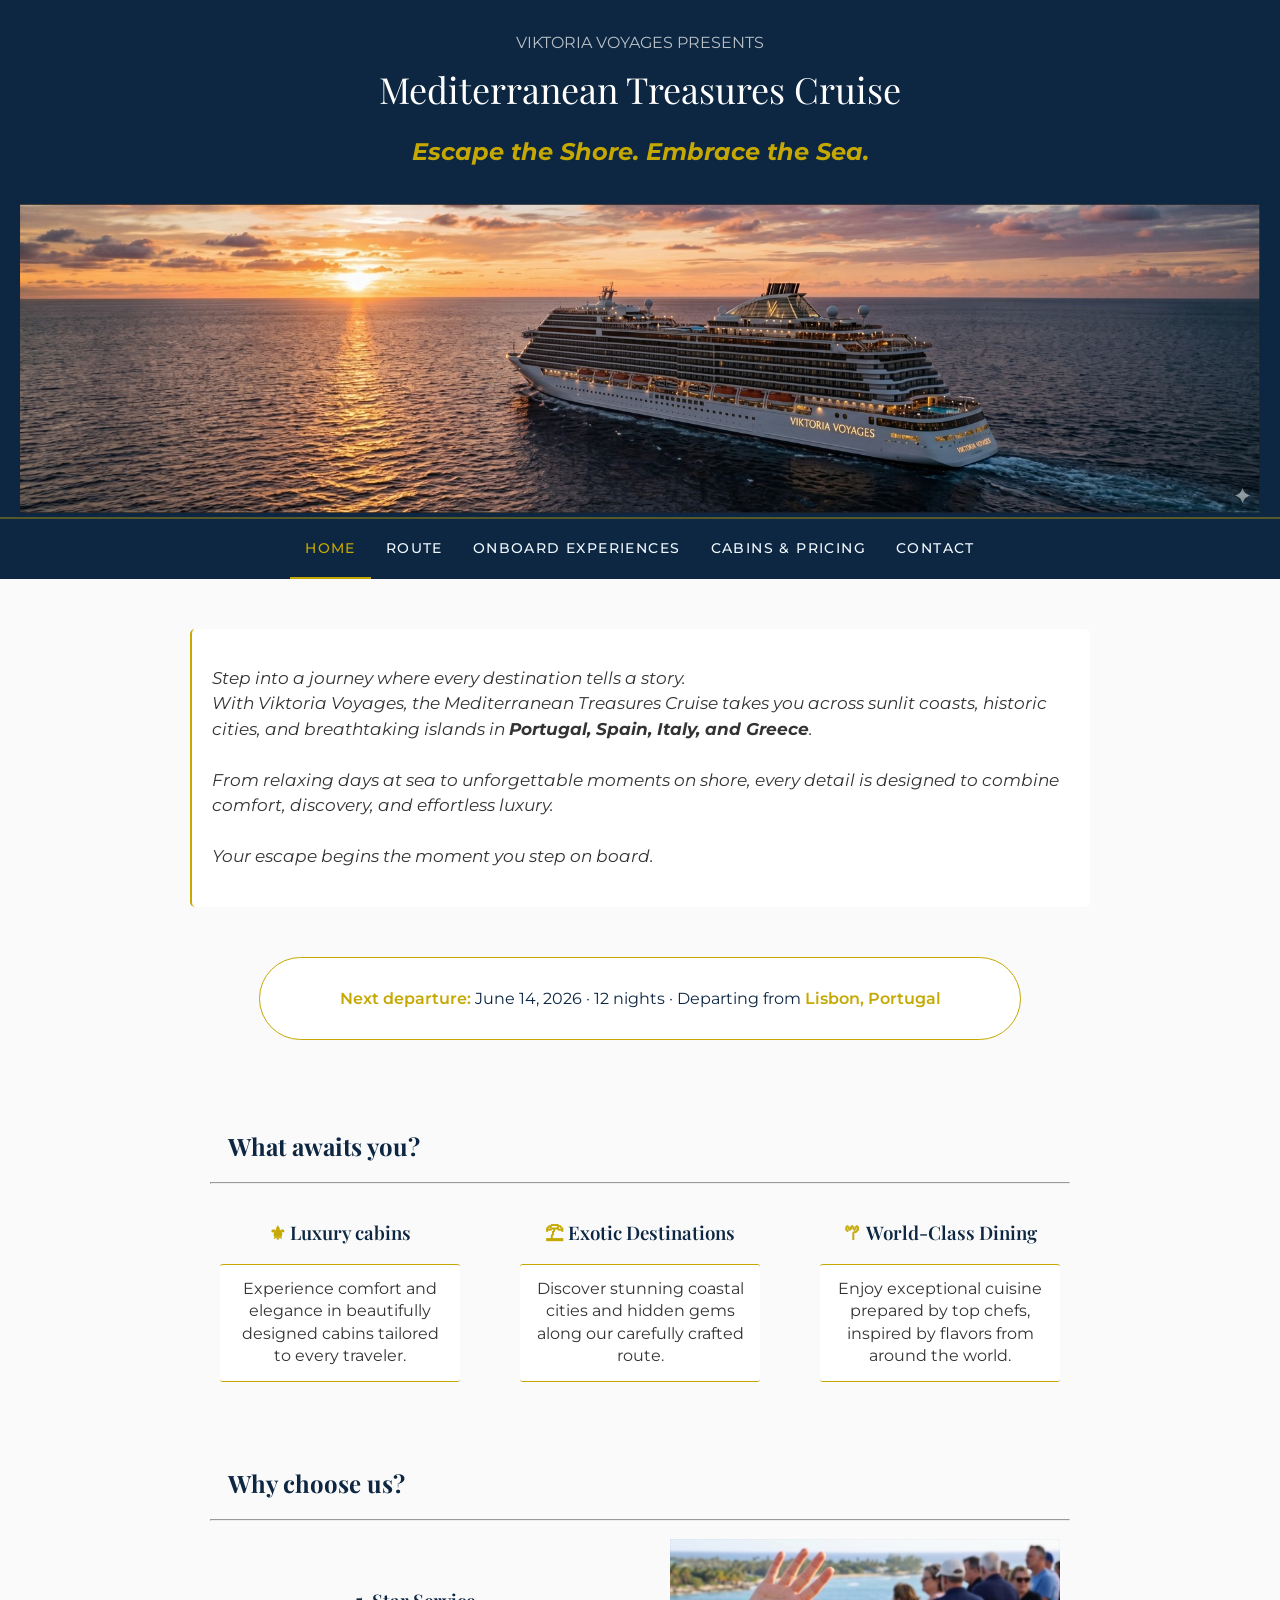
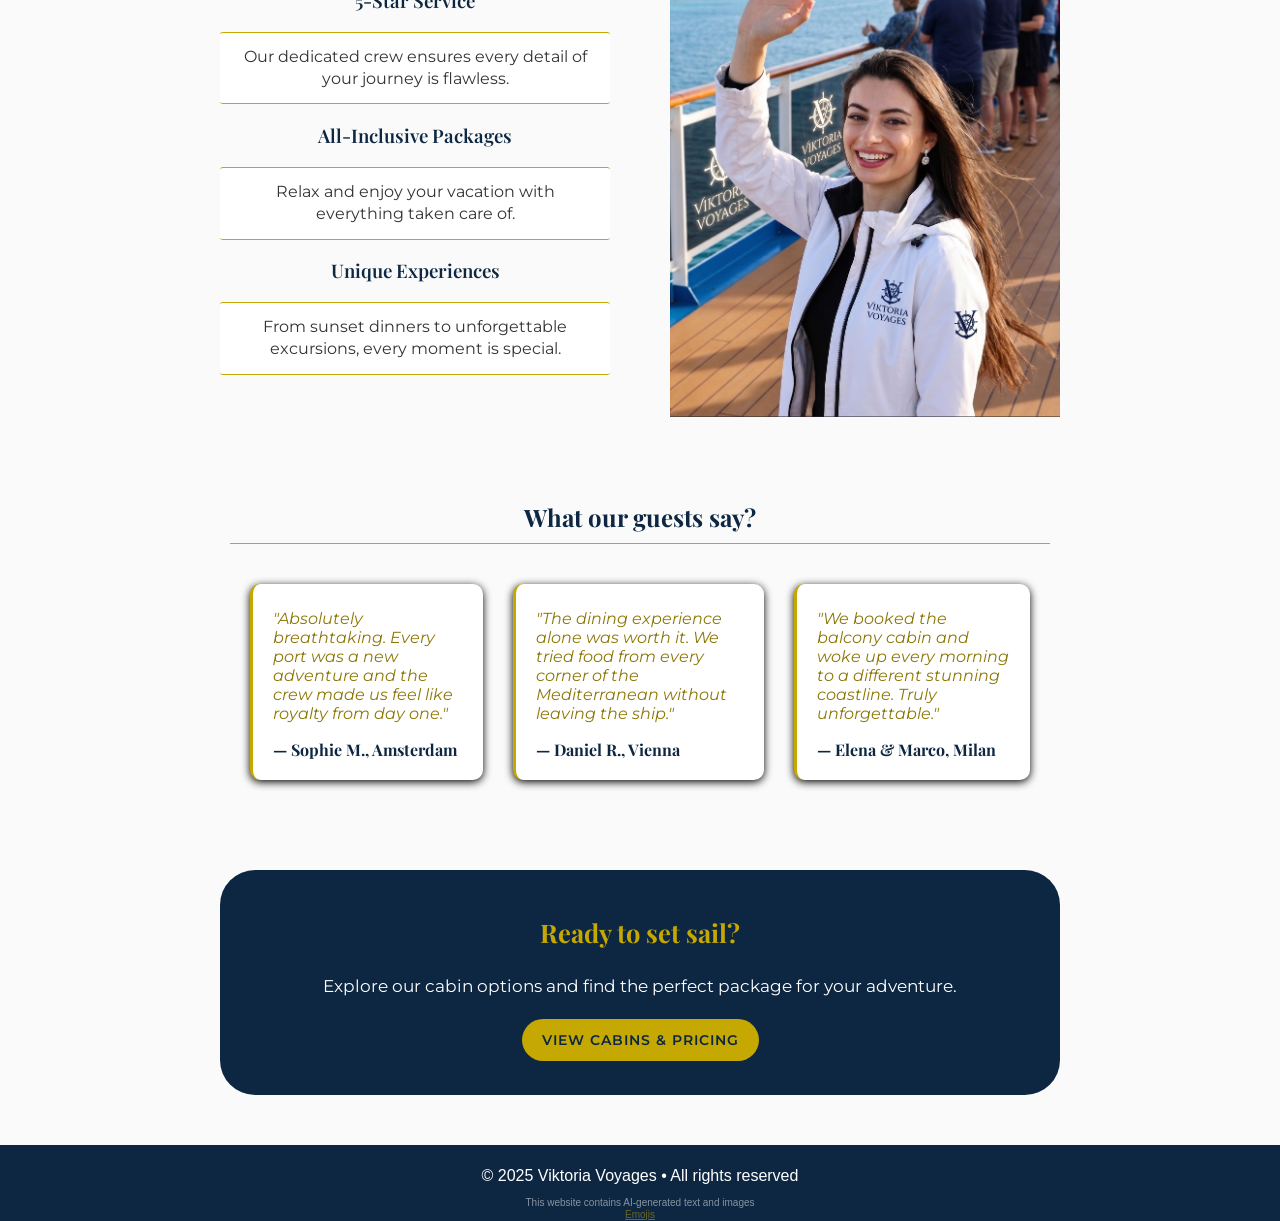
<file: index.html>
<!DOCTYPE html>  
<html lang="en-US">
    <head>
        <title>Homepage - Viktoria Voyages</title>
        <meta charset="UTF-8">
        <meta name="viewport" content="width=device-width, initial-scale=1.0">
        <link rel="stylesheet" href="css/theme.css">
    </head>
    <body>
        
        <header id="home-header">
            
            <h3>Viktoria Voyages presents</h3>
            <h1>Mediterranean Treasures Cruise</h1>
            <h2>Escape the Shore. Embrace the Sea.</h2>
            <img src="media/boat.jpg" alt="Boat banner">
        </header>
        

        <nav>
            <ul>
                <li><a href="index.html" class="active">Home</a></li>
                <li><a href="route.html">Route</a></li>
                <li><a href="experiences.html">Onboard Experiences</a></li>
                <li><a href="pricing.html">Cabins & Pricing</a></li>
                <li><a href="contact.html">Contact</a></li>
            </ul>
        </nav>

        <main>
            <!-- INTRO -->
            <div class="intro">
                <p>Step into a journey where every destination tells a story. <br>
                With Viktoria Voyages, the Mediterranean Treasures Cruise takes you across sunlit coasts, historic cities, and breathtaking islands in 
                <strong>Portugal, Spain, Italy, and Greece</strong>.
                <br><br>
                From relaxing days at sea to unforgettable moments on shore, every detail is designed to combine comfort, discovery, and effortless luxury.
                <br><br>
                Your escape begins the moment you step on board.</p>
            </div>

            <!-- DEPARTURE NOTICE -->
            <div class="departure">
                <p><strong>Next departure:</strong> June 14, 2026  ·  12 nights  ·  Departing from <strong>Lisbon, Portugal</strong></p>
            </div>
            
        
            <div class="section">
                <h2 class="section-title">What awaits you?</h2>
                <hr>
                <div class="section-grid">
                    <div class="section-card">
                        <h3><span aria-hidden="true">⚜</span> Luxury cabins</h3>
                        <p>Experience comfort and elegance in beautifully designed cabins tailored to every traveler.</p>
                    </div>
                    <div class="section-card">
                        <h3><span aria-hidden="true">⛱</span> Exotic Destinations</h3>
                        <p>Discover stunning coastal cities and hidden gems along our carefully crafted route.</p>
                    </div>
                    <div class="section-card"> 
                        <h3><span aria-hidden="true">𐂐</span> World-Class Dining</h3>
                        <p>Enjoy exceptional cuisine prepared by top chefs, inspired by flavors from around the world.</p> 
                    </div>
                </div>
            </div>

            <!-- INFO FLEXBOXES -->
            <div class="section">
                <h2 class="section-title">Why choose us?</h2>
                <hr>
                <div class="section-grid">
                    <div class="section-card">
                        <h3>5-Star Service</h3>
                        <p>Our dedicated crew ensures every detail of your journey is flawless.</p>
                    
                        <h3>All-Inclusive Packages</h3>
                        <p>Relax and enjoy your vacation with everything taken care of.</p>
                    
                         <h3>Unique Experiences</h3>
                        <p>From sunset dinners to unforgettable excursions, every moment is special.</p>
                    </div>
                    <div class="section-card">
                        <img src="media/onboard.jpg" alt="Waving staff on board">
                    </div>
                </div>
            </div>
            

            <!-- TESTIMONIALS -->
            <div class="testimonials">
                <h2>What our guests say?</h2>
                <div class="testimonial-grid">
                    <div class="testimonial-card">
                        <p>"Absolutely breathtaking. Every port was a new adventure and the crew made us feel like royalty from day one."</p>
                        <span class="author">— Sophie M., Amsterdam</span>
                    </div>
                    <div class="testimonial-card">
                        <p>"The dining experience alone was worth it. We tried food from every corner of the Mediterranean without leaving the ship."</p>
                        <span class="author">— Daniel R., Vienna</span>
                    </div>
                    <div class="testimonial-card">
                        <p>"We booked the balcony cabin and woke up every morning to a different stunning coastline. Truly unforgettable."</p>
                        <span class="author">— Elena & Marco, Milan</span>
                    </div>
                </div>
            </div>

            <!-- CALL TO ACTION BANNER -->
            
            <div class="cta">
                <h2>Ready to set sail?</h2>
                <p>Explore our cabin options and find the perfect package for your adventure.</p>
                <a href="pricing.html">View Cabins & Pricing</a>
            </div>
            
        </main>

        <footer>
            <p>&copy; 2025 Viktoria Voyages • All rights reserved</p>
            <div class="sources">
                <p>This website contains AI-generated text and images</p>
                <a href="https://emojidb.org/">Emojis</a>
            </div>
           
        </footer>

    </body>
</html>
</file>
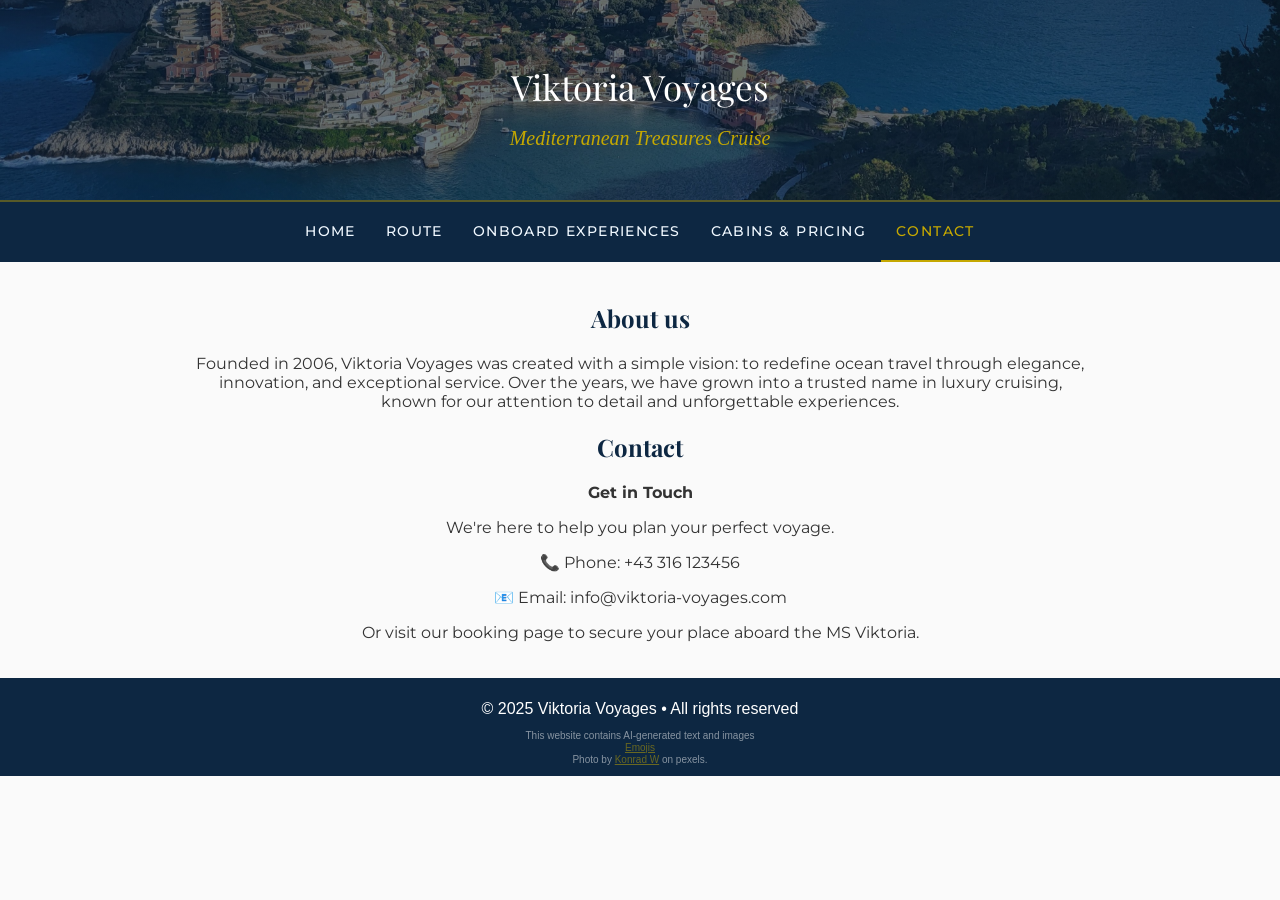
<file: contact.html>
<!DOCTYPE html>  
<html lang="en-US">
    <head>
        <title>Contact - Viktoria Voyages</title>
        <meta charset="UTF-8">
        <meta name="viewport" content="width=device-width, initial-scale=1.0">
        <link rel="stylesheet" href="css/theme.css">
        <style>
            h2{
                text-align: center;
            }
            p {
                font-family: Arial, 'Segoe UI', Tahoma, Geneva, Verdana, sans-serif;
                text-align: center;
            }
        </style>
    </head>

    <body>
        <!-- HEADER -->
        <header class="other-header">
            <h1>Viktoria Voyages</h1>
            <h2>Mediterranean Treasures Cruise</h2>
        </header>

        <!-- NAV -->
        <nav>
            <ul>
                <li><a href="index.html">Home</a></li>
                <li><a href="route.html">Route</a></li>
                <li><a href="experiences.html">Onboard Experiences</a></li>
                <li><a href="pricing.html">Cabins & Pricing</a></li>
                <li><a href="contact.html" class="active">Contact</a></li>
            </ul>
        </nav>

        <main>
            <h2>About us</h2>
            <p style="text-align: center;">Founded in 2006, Viktoria Voyages was created with a simple vision: to redefine ocean travel through elegance, innovation, and exceptional service. Over the years, we have grown into a trusted name in luxury cruising, known for our attention to detail and unforgettable experiences.</p>
            <h2>Contact</h2>
            <div class="contact-info">
                <p><strong>Get in Touch</strong></p>
                <p>We're here to help you plan your perfect voyage.</p>
                <p><span aria-hidden="true">📞</span> Phone: +43 316 123456</p>
                <p><span aria-hidden="true">📧</span> Email: info@viktoria-voyages.com</p>
                <p>Or visit our booking page to secure your place aboard the MS Viktoria.</p>
            </div>  
        </main>


        <footer>
            <p>&copy; 2025 Viktoria Voyages • All rights reserved</p>
            <div class="sources">
                <p>This website contains AI-generated text and images</p>
                <a href="https://emojidb.org/">Emojis</a>
                <p>Photo by <a href="https://www.pexels.com/@konrad-w-2159642389/">Konrad W</a>  on pexels.</p>
                
            </div>
        </footer>

    </body> 
</html>
</file>
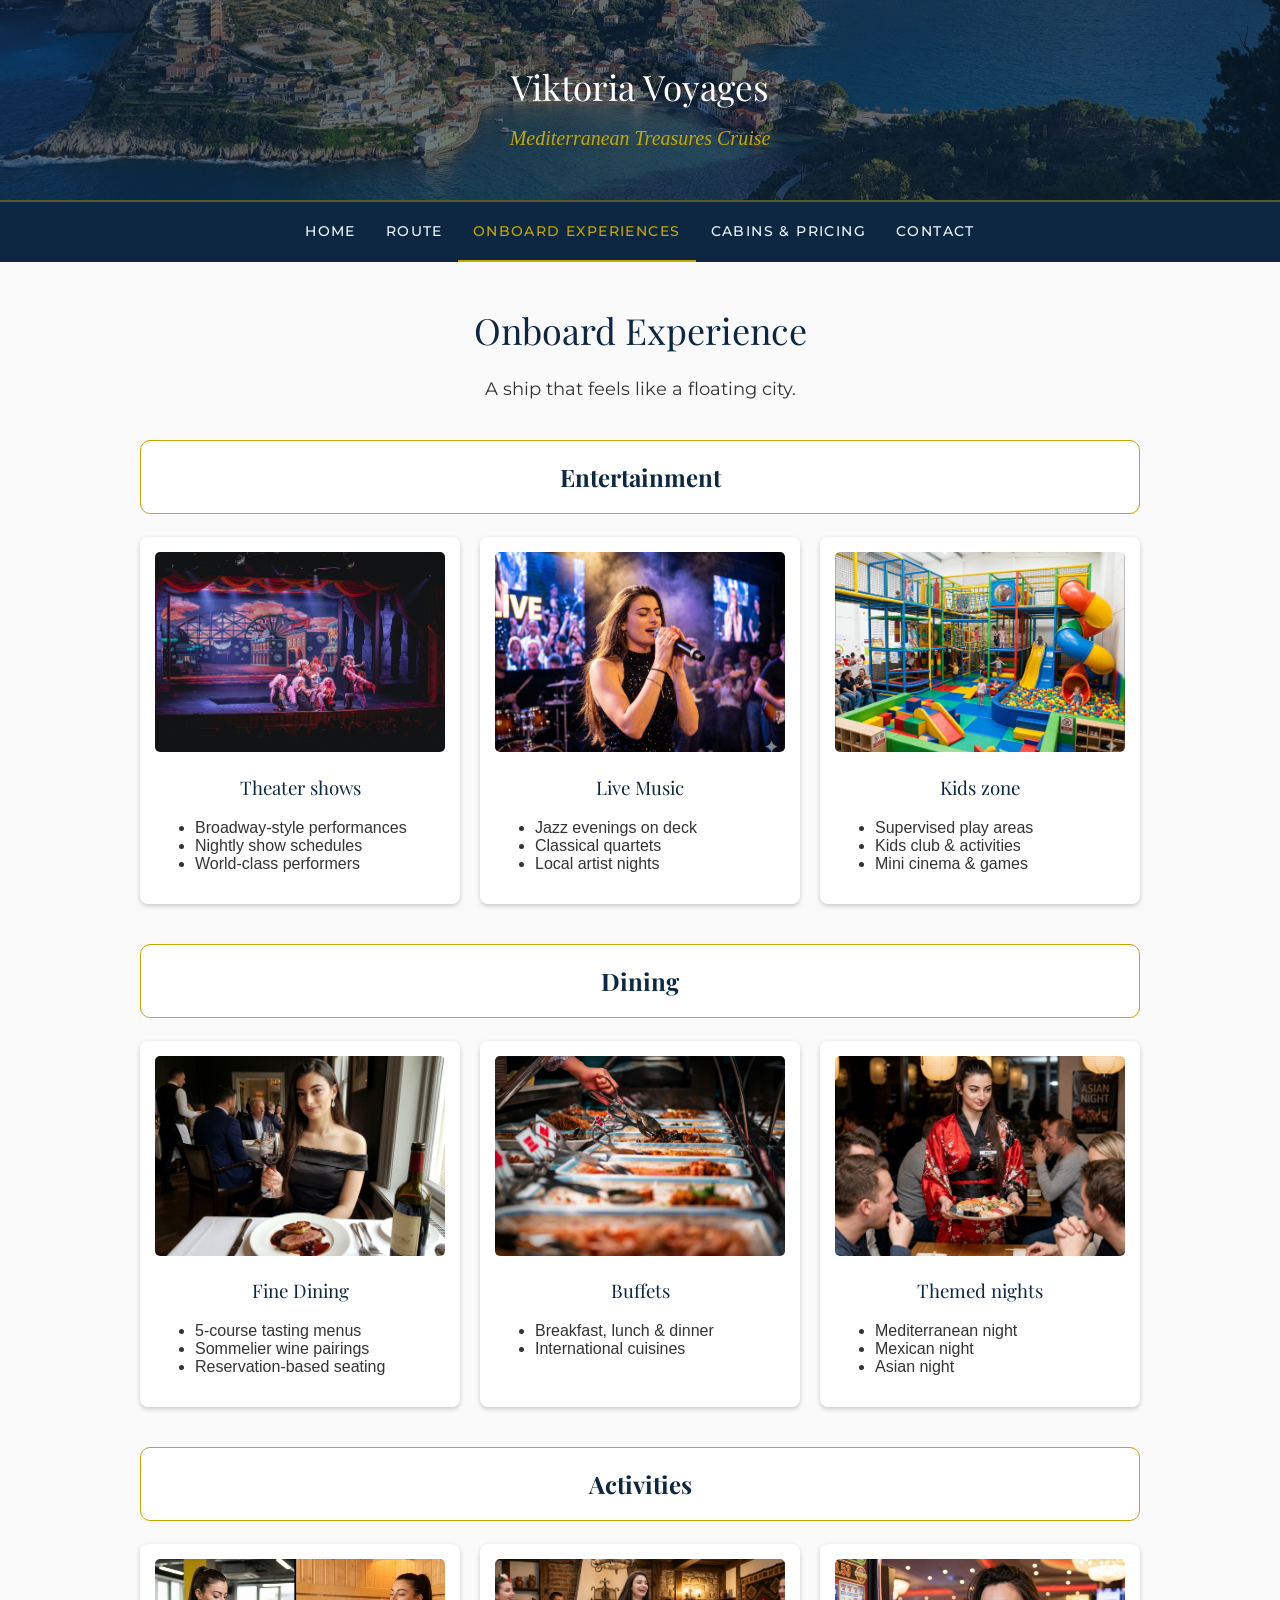
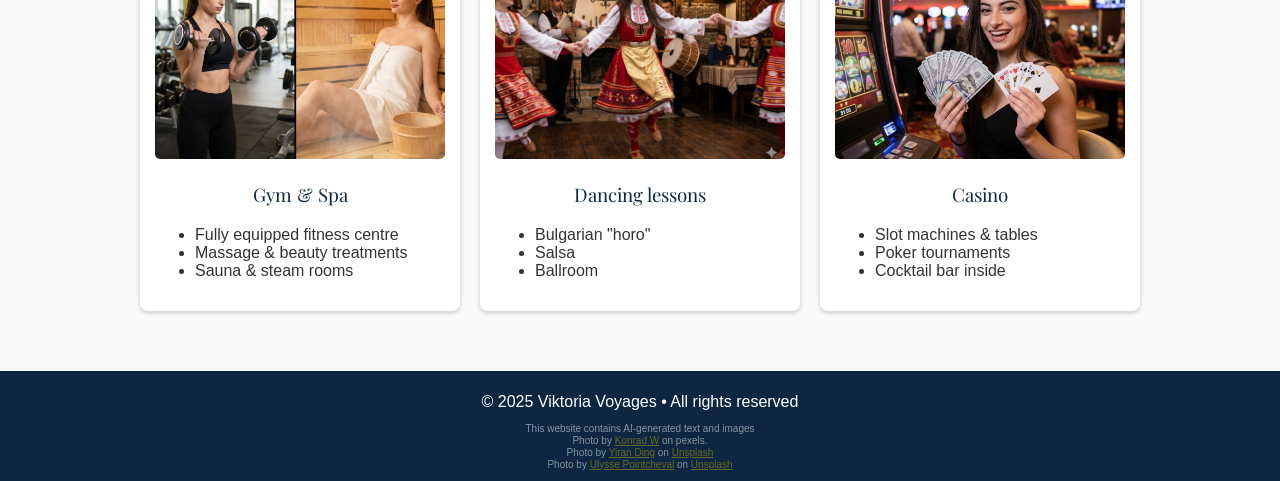
<file: experiences.html>
<!DOCTYPE html>  
<html lang="en-US">
    <head>
        <title>Onboard Experiences - Viktoria Voyages</title>
        <meta charset="UTF-8">
        <meta name="viewport" content="width=device-width, initial-scale=1.0">
        <link rel="stylesheet" href="css/theme.css">
        <style>
            main {
                max-width: 1000px;
                margin: 0 auto;
                padding: 20px;
            }
        </style>
    </head>

    <body>
        <!-- HEADER -->
        <header class="other-header">
            <h1>Viktoria Voyages</h1>
            <h2>Mediterranean Treasures Cruise</h2>
        </header>

        <!-- NAV -->
        <nav>
            <ul>
                <li><a href="index.html">Home</a></li>
                <li><a href="route.html">Route</a></li>
                <li><a href="experiences.html" class="active">Onboard Experiences</a></li>
                <li><a href="pricing.html">Cabins & Pricing</a></li>
                <li><a href="contact.html">Contact</a></li>
            </ul>
        </nav>

        

        <main>

            <!-- INTRO -->

            <div class="general">
                <h1>Onboard Experience</h1>
                <p>A ship that feels like a floating city.</p>
            </div>

            <!--ENTERTAINMENT-->
            <div class="experience-section">
                <h2>Entertainment</h2>
                <div class = "row">
                    <div class="column">
                        <img src="media/theatre.jpg" alt="Theatre stage with actors">
                        <h3>Theater shows</h3>
                        <ul>
                            <li>Broadway-style performances</li>
                            <li>Nightly show schedules</li>
                            <li>World-class performers</li>
                        </ul>
                    </div>
                    <div class="column">
                        <img src="media/singer.jpg" alt="Singer">
                        <h3>Live Music</h3>
                        <ul>
                            <li>Jazz evenings on deck</li>
                            <li>Classical quartets</li>
                            <li>Local artist nights</li>
                        </ul>
                    </div>
                    <div class="column">
                        <img src="media/playground.jpg" alt="Indoor playground">
                        <h3>Kids zone</h3>
                        <ul>
                            <li>Supervised play areas</li>
                            <li>Kids club & activities</li>
                            <li>Mini cinema & games</li>
                        </ul>
                    </div>
                </div>
            </div>

            <!--DINING-->
            <div class="experience-section">
                <h2>Dining</h2>
                <div class="row">
                    <div class="column">
                        <img src="media/finedining.jpeg" alt="Fine Dining">
                        <h3>Fine Dining</h3>
                        <ul>
                            <li>5-course tasting menus</li>
                            <li>Sommelier wine pairings</li>
                            <li>Reservation-based seating</li>
                        </ul>
                    </div>
                    <div class="column">
                        <img src="media/buffet.jpg" alt="Buffet">
                        <h3>Buffets</h3>
                        <ul>
                            <li>Breakfast, lunch & dinner</li>
                            <li>International cuisines</li>
                        </ul>
                    </div>
                    <div class="column">
                        <img src="media/asian.jpeg" alt="Themed asian night">
                        <h3>Themed nights</h3>
                        <ul>
                            <li>Mediterranean night</li>
                            <li>Mexican night</li>
                            <li>Asian night</li>
                        </ul>
                    </div>
                </div>
            </div>

            <!-- ACTIVITIES -->
             <div class="experience-section"><h2>Activities</h2>
                <div class="row">
                    <div class="column">
                        <img src="media/gymandsauna.jpeg" alt="Gym and Sauna">
                        <h3>Gym & Spa</h3>
                        <ul>
                            <li>Fully equipped fitness centre</li>
                            <li>Massage & beauty treatments</li>
                            <li>Sauna & steam rooms</li>
                        </ul>
                    </div>
                    <div class="column">
                        <img src="media/horo.jpg" alt="Bulgarian Horo Dance">
                        <h3>Dancing lessons</h3>
                        <ul>
                            <li>Bulgarian "horo"</li>
                            <li>Salsa</li>
                            <li>Ballroom</li>
                        </ul>
                    </div>
                    <div class="column">
                        <img src="media/casino.jpeg" alt="Casino">
                        <h3>Casino</h3>
                        <ul>
                            <li>Slot machines & tables</li>
                            <li>Poker tournaments</li>
                            <li>Cocktail bar inside</li>
                        </ul>
                    </div>
                </div>
                
            </div>
             
        </main>


        <footer>
            <p>&copy; 2025 Viktoria Voyages • All rights reserved</p>
            <div class="sources">
                <p>This website contains AI-generated text and images</p>
                <p>Photo by <a href="https://www.pexels.com/@konrad-w-2159642389/">Konrad W</a>  on pexels.</p>
                <p>Photo by <a href="https://unsplash.com/@yiranding?utm_source=unsplash&utm_medium=referral&utm_content=creditCopyText">Yiran Ding</a> on <a href="https://unsplash.com/photos/crowd-of-people-watching-a-stage-performance-in-the-theater-TmvSImvV7vA?utm_source=unsplash&utm_medium=referral&utm_content=creditCopyText">Unsplash</a></p>
                <p>Photo by <a href="https://unsplash.com/@ulysse_pcl?utm_source=unsplash&utm_medium=referral&utm_content=creditCopyText">Ulysse Pointcheval</a> on <a href="https://unsplash.com/photos/person-holding-stainless-steel-fork-a-8LxEvb4kU?utm_source=unsplash&utm_medium=referral&utm_content=creditCopyText">Unsplash</a></p>
            </div>
        </footer>

    </body> 
</html>
</file>
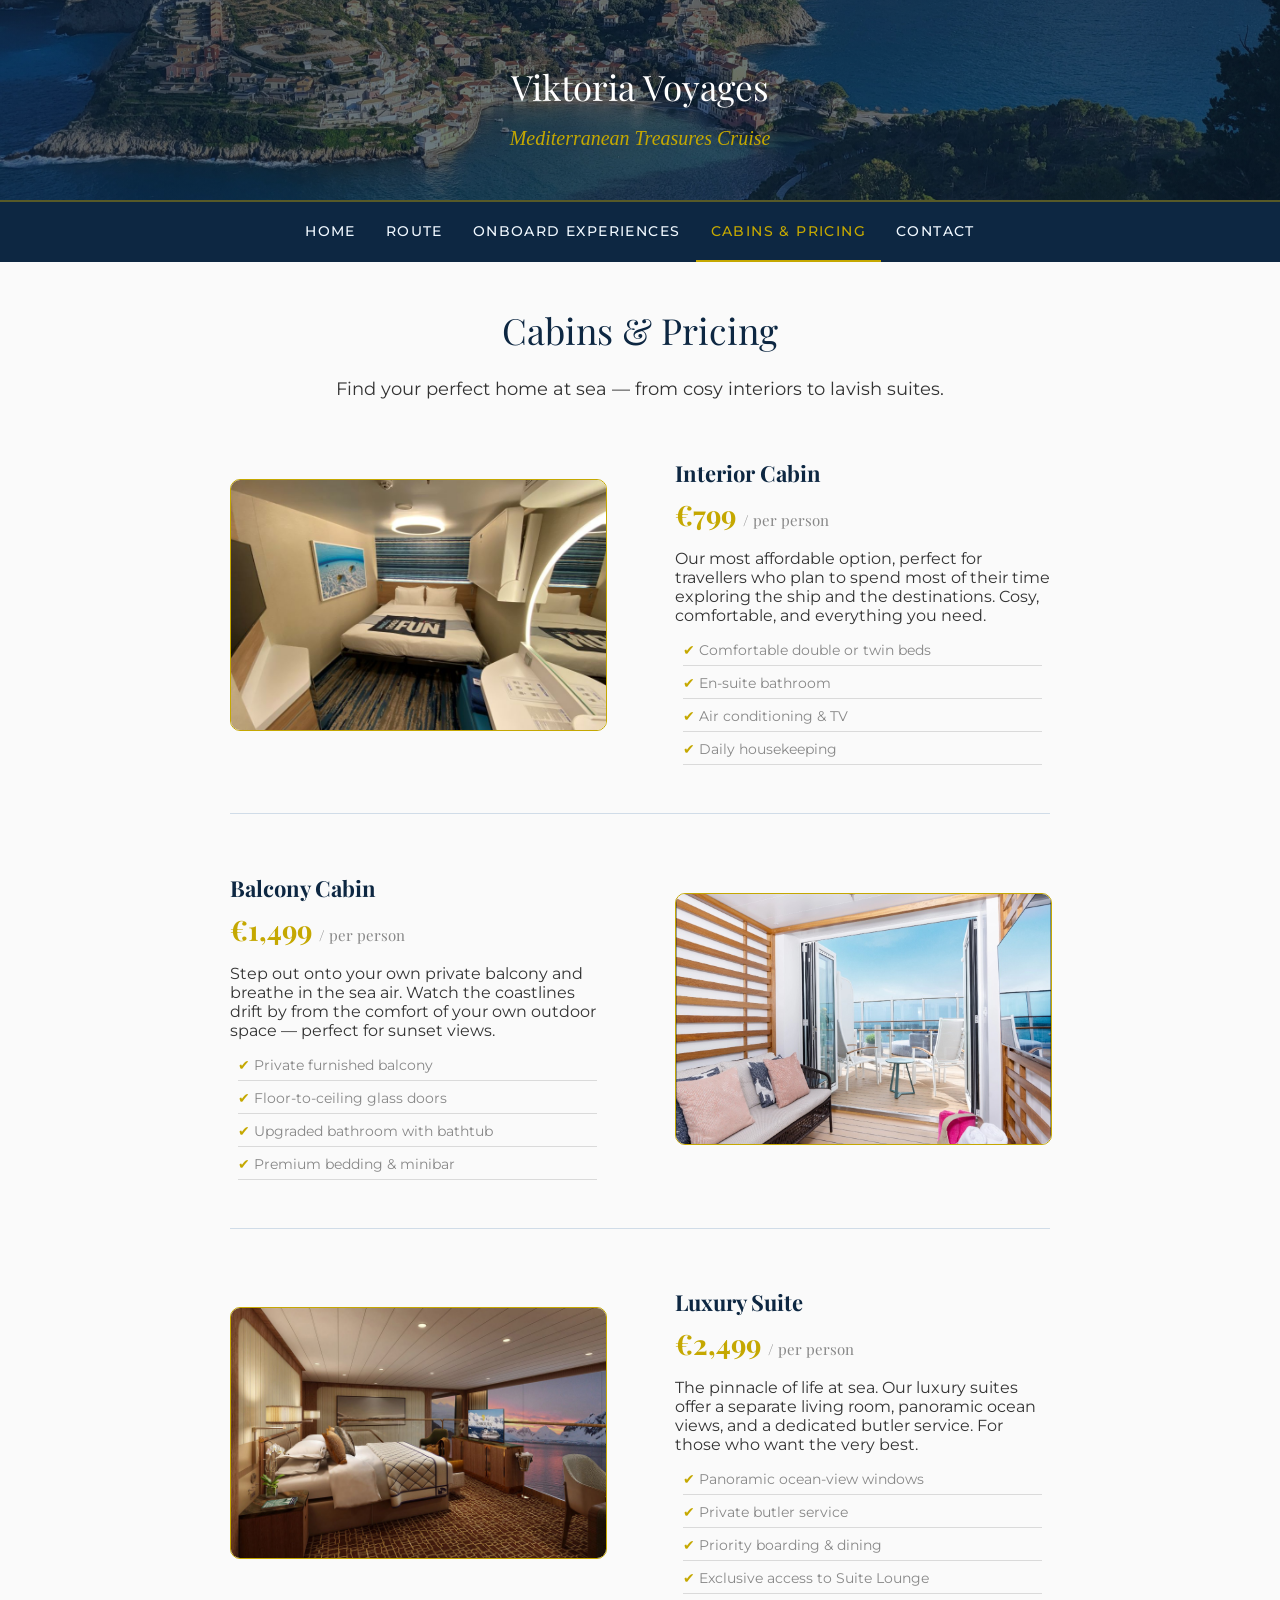
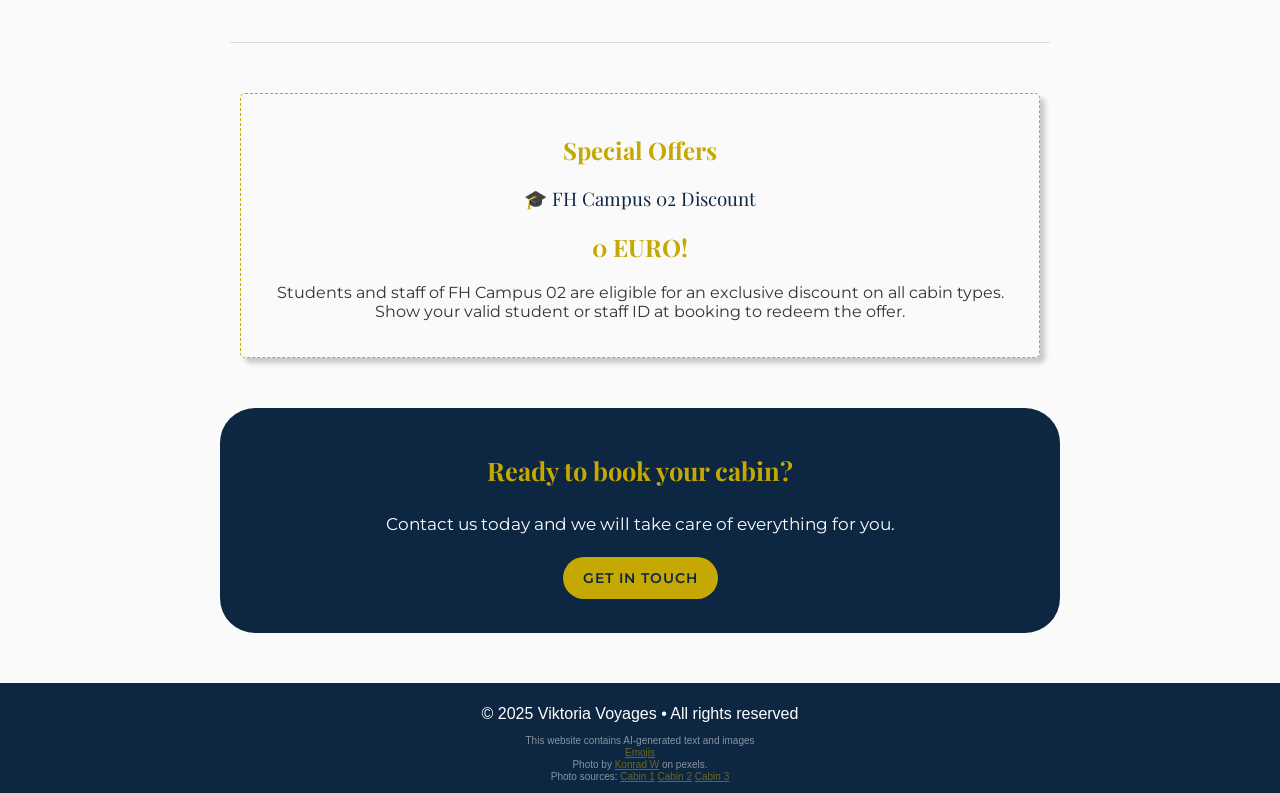
<file: pricing.html>
<!DOCTYPE html>
<html lang="en-US">
    <head>
        <title>Cabins & Pricing – Viktoria Voyages</title>
        <meta charset="UTF-8">
        <link rel="stylesheet" href="css/theme.css">
        <meta name="viewport" content="width=device-width, initial-scale=1.0">

    </head>
    <body>

        <!-- HEADER -->
        <header class="other-header">
            <h1>Viktoria Voyages</h1>
            <h2>Mediterranean Treasures Cruise</h2>
        </header>

        <!-- NAV -->
        <nav>
            <ul>
                <li><a href="index.html">Home</a></li>
                <li><a href="route.html">Route</a></li>
                <li><a href="experiences.html">Onboard Experiences</a></li>
                <li><a href="pricing.html" class="active">Cabins &amp; Pricing</a></li>
                <li><a href="contact.html">Contact</a></li>
            </ul>
        </nav>

        <main>
            <!-- INTRO -->
            <div class="general">
                <h1>Cabins & Pricing</h1>
                <p>Find your perfect home at sea — from cosy interiors to lavish suites.</p>
            </div>


            <!-- CABIN 1 — image LEFT -->
            <div class="cabin-row">
                <div class="cabin-column">
                    <img src="media/cabin1.jpg" alt="Interior cabin">
                </div>
                <div class="cabin-column">
                    <h2>Interior Cabin</h2>
                    <div class="price">€799 <span>/ per person</span></div>
                    <p>Our most affordable option, perfect for travellers who plan to spend most of their time exploring the ship and the destinations. Cosy, comfortable, and everything you need.</p>
                    <div class="check-list">
                        <p><span>✔</span> Comfortable double or twin beds</p>
                        <p><span>✔</span> En-suite bathroom</p>
                        <p><span>✔</span> Air conditioning & TV</p>
                        <p><span>✔</span> Daily housekeeping</p>
                    </div>
                </div>
            </div>

            <!-- CABIN 2 — image RIGHT -->
            <div class="cabin-row">

                <div class="cabin-column">
                    <h2>Balcony Cabin</h2>
                    <div class="price">€1,499 <span>/ per person</span></div>
                    <p>Step out onto your own private balcony and breathe in the sea air. Watch the coastlines drift by from the comfort of your own outdoor space — perfect for sunset views.</p>
                    <div class="check-list">
                        <p><span>✔</span> Private furnished balcony</p>
                        <p><span>✔</span> Floor-to-ceiling glass doors</p>
                        <p><span>✔</span> Upgraded bathroom with bathtub</p>
                        <p><span>✔</span> Premium bedding & minibar</p>
                    </div>
                </div>
                <div class="cabin-column">
                    <img src="media/cabin2.jpg" alt="Balcony cabin">
                </div>
            </div>

            <!-- CABIN 3 — image LEFT -->
            <div class="cabin-row">
                <div class="cabin-column">
                    <img src="media/cabin3.jpg" alt="Luxury cabin">
                </div>
                <div class="cabin-column">
                    <h2>Luxury Suite</h2>
                    <div class="price">€2,499 <span>/ per person</span></div>
                    <p>The pinnacle of life at sea. Our luxury suites offer a separate living room, panoramic ocean views, and a dedicated butler service. For those who want the very best.</p>
                    <div class="check-list">
                        <p><span>✔</span> Panoramic ocean-view windows</p>
                        <p><span>✔</span> Private butler service</p>
                        <p><span>✔</span> Priority boarding & dining</p>
                        <p><span>✔</span> Exclusive access to Suite Lounge</p>
                    </div>
                </div>
                
            </div>
            
            <!-- SPECIAL OFFER -->
            <div class="offer">
                <h2>Special Offers</h2>
                <h3> 🎓 FH Campus 02 Discount</h3>
                <h2>0 EURO!</h2>
                <p>Students and staff of FH Campus 02 are eligible for an exclusive discount on all cabin types. Show your valid student or staff ID at booking to redeem the offer.</p>
            </div>
            


            <!-- CTA BANNER -->
            <div class="cta">
                <h2>Ready to book your cabin?</h2>
                <p>Contact us today and we will take care of everything for you.</p>
                <a href="contact.html">Get in Touch</a>
            </div>

        </main>

        <footer>
            <p>&copy; 2025 Viktoria Voyages • All rights reserved</p>
            <div class="sources">
                <p>This website contains AI-generated text and images</p>
                <a href="https://emojidb.org/">Emojis</a>
                <p>Photo by <a href="https://www.pexels.com/@konrad-w-2159642389/">Konrad W</a>  on pexels.</p>
                <p>Photo sources: 
                    <a href="https://www.cruzely.com/everything-to-know-about-interior-cruise-cabins-read-before-booking/">Cabin 1</a> 
                    <a href="https://www.cruisecritic.com/cruise/princess/star-princess/cabins">Cabin 2</a>
                    <a href="https://www.cnn.com/travel/article/most-luxurious-cruise-ship-cabins-cmd">Cabin 3</a> 
                </p>
            </div>
        </footer>

    </body>
</html>
</file>
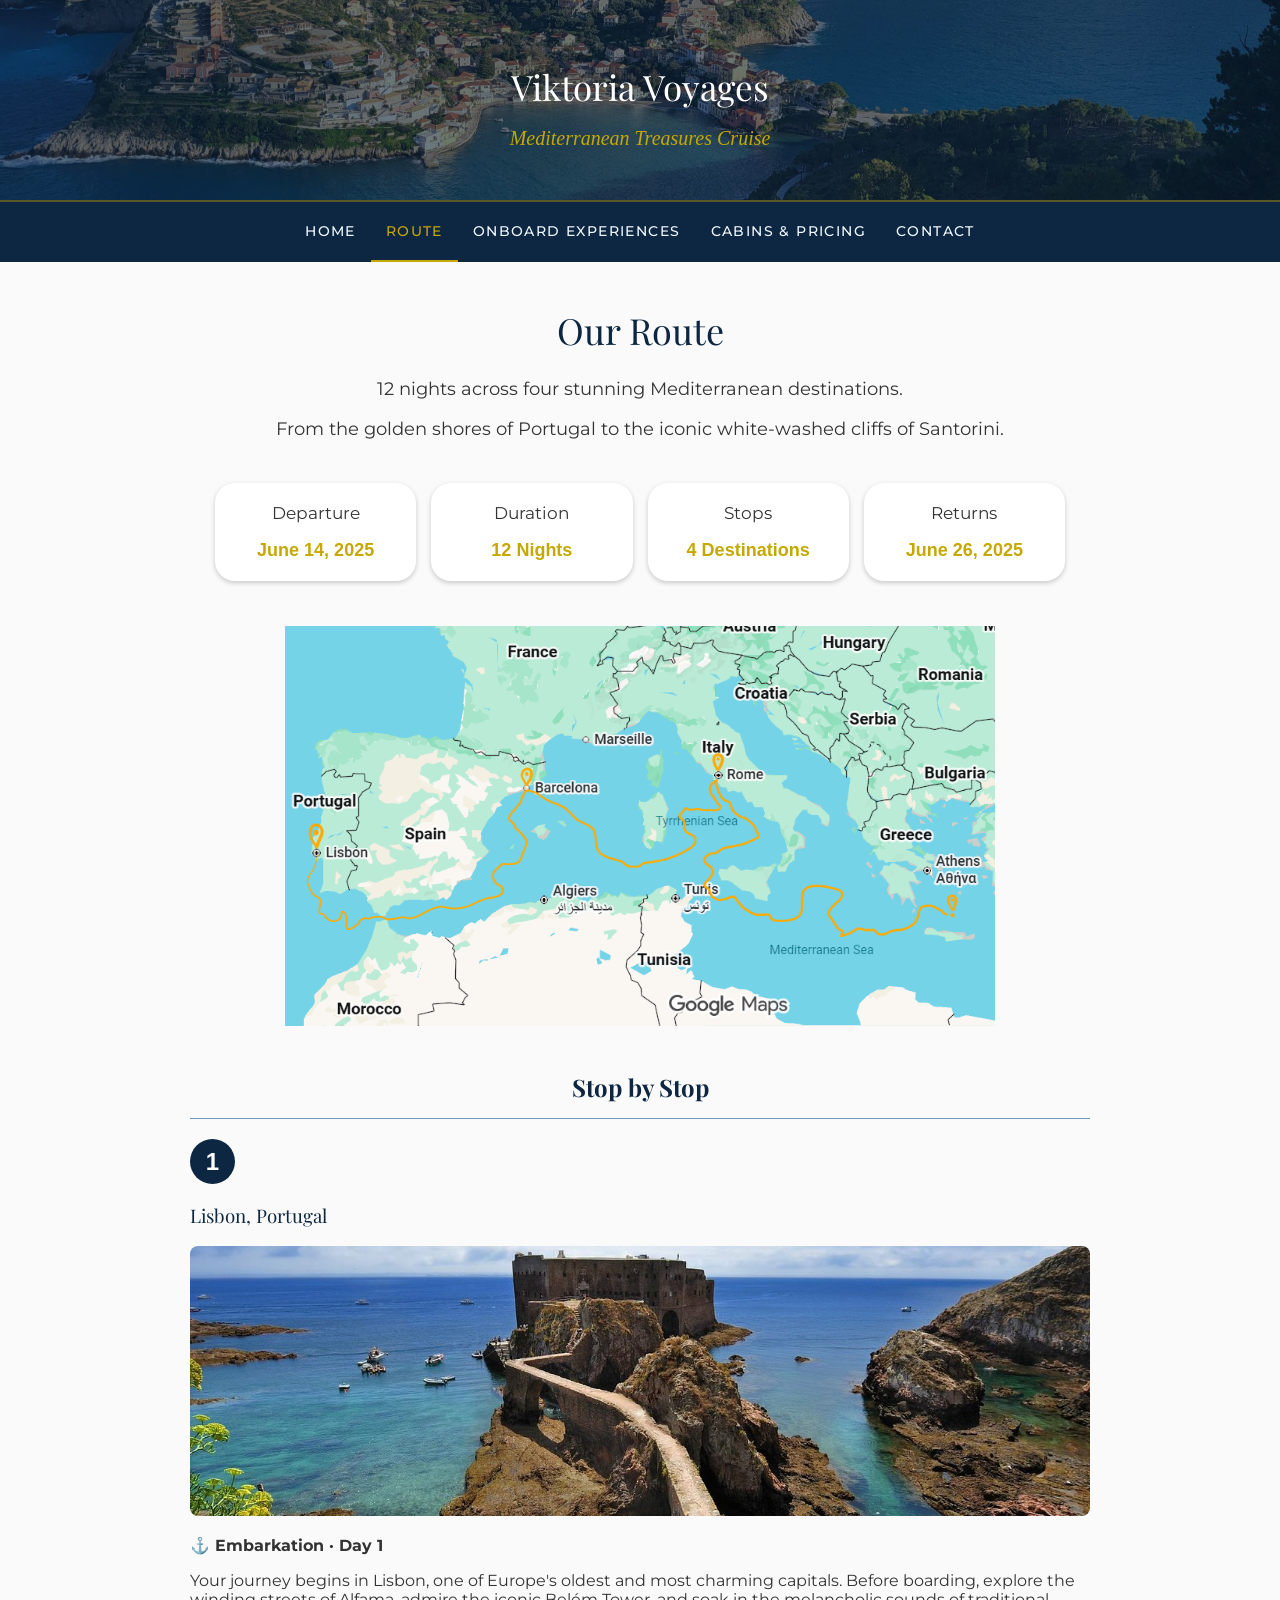
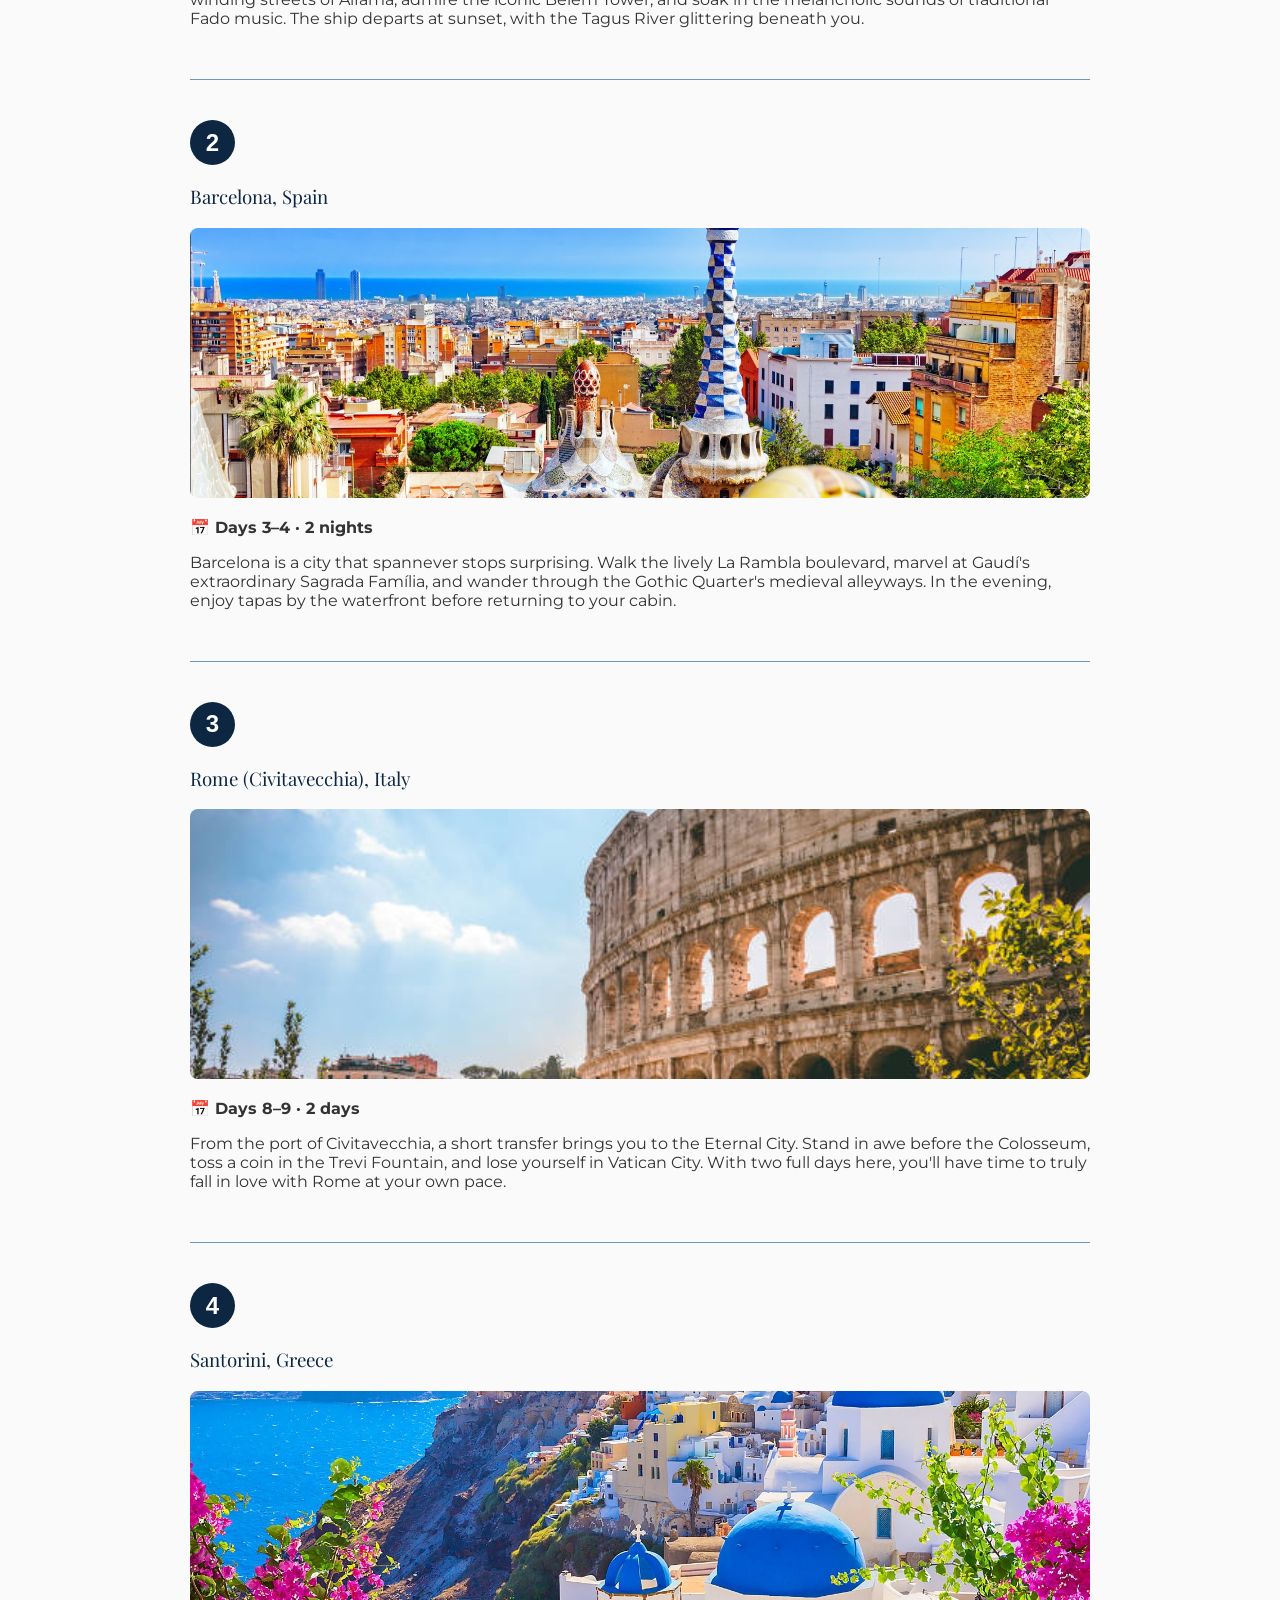
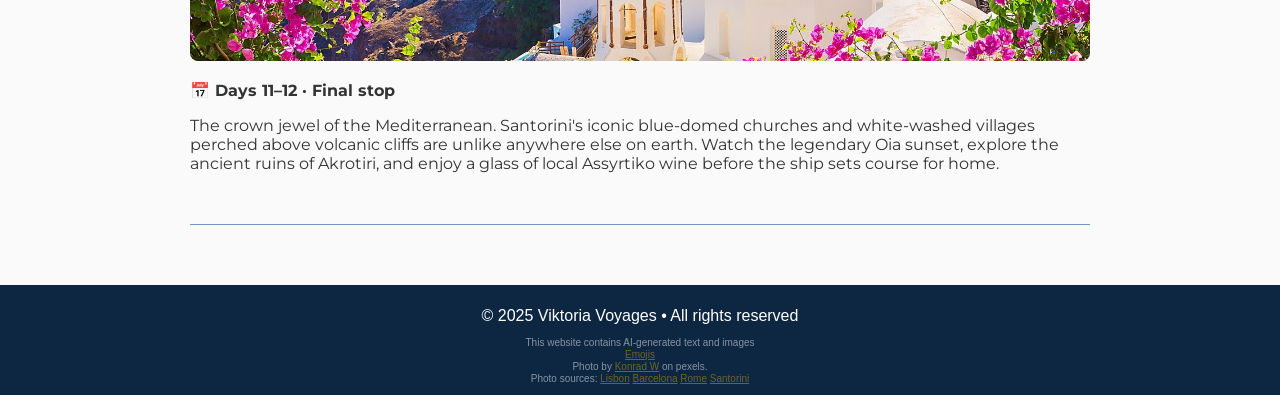
<file: route.html>
<!DOCTYPE html>
<html lang="en-US">
    <head>
        <title>Route – Viktoria Voyages</title>
        <meta charset="UTF-8">
        <link rel="stylesheet" href="css/theme.css">
        <meta name="viewport" content="width=device-width, initial-scale=1.0">
    </head>
    
    <body>

        <!-- HEADER -->
        <header class="other-header">
            <h1>Viktoria Voyages</h1>
            <h2>Mediterranean Treasures Cruise</h2>
        </header>

        <!-- NAV -->
        <nav>
            <ul>
                <li><a href="index.html">Home</a></li>
                <li><a href="route.html" class="active">Route</a></li>
                <li><a href="experiences.html">Onboard Experiences</a></li>
                <li><a href="pricing.html">Cabins & Pricing</a></li>
                <li><a href="contact.html">Contact</a></li>
            </ul>
        </nav>

        

        <main>
            <!-- GENERAL INFO -->
            <div class="general">
                <h1>Our Route</h1>
                <p>12 nights across four stunning Mediterranean destinations.</p>
                <p>From the golden shores of Portugal to the iconic white-washed cliffs of Santorini.</p>
                
                <div class="info">
                    <div class="item">
                        <p>Departure</p>
                        <strong>June 14, 2025</strong>
                    </div>
                    <div class="item">
                        <p>Duration</p>
                        <strong>12 Nights</strong>
                    </div>
                    <div class="item">
                        <p>Stops</p>
                        <strong>4 Destinations</strong>
                    </div>
                    <div class="item">
                        <p>Returns</p>
                        <strong>June 26, 2025</strong>
                    </div>
                </div>
                <img src="media/map.png" alt="Map showing the cruise route from Lisbon to Barcelona, Rome, and Santorini">
            </div>

            <!-- STOPS -->

            <div class="stops">
                <h2>Stop by Stop</h2>
                <div class="stop-card">
                    <div class="stop-number">1</div>
                    <h3>Lisbon, Portugal</h3>
                    <img src="media/Lisbon.jpg" alt="Lisbon building in sea">
                    <p><strong><span aria-hidden="true">⚓</span> Embarkation · Day 1</strong></p>
                    <p>Your journey begins in Lisbon, one of Europe's oldest and most charming capitals. Before boarding, explore the winding streets of Alfama, admire the iconic Belém Tower, and soak in the melancholic sounds of traditional Fado music. The ship departs at sunset, with the Tagus River glittering beneath you.</p>
                </div>

                <div class="stop-card">
                    <div class="stop-number">2</div>
                    <h3>Barcelona, Spain</h3>
                    <img src="media/barcelona.jpg" alt="Barcelona rooftop view">
                    <p><strong><span aria-hidden="true">📅</span> Days 3–4 · 2 nights</strong></p>
                    <p>Barcelona is a city that spannever stops surprising. Walk the lively La Rambla boulevard, marvel at Gaudí's extraordinary Sagrada Família, and wander through the Gothic Quarter's medieval alleyways. In the evening, enjoy tapas by the waterfront before returning to your cabin.</p>
                </div>


                <div class="stop-card">
                    <div class="stop-number">3</div>
                    <h3>Rome (Civitavecchia), Italy</h3>
                    <img src="media/rome.jpg" alt="Rome Colosseum">
                    <p><strong><span aria-hidden="true">📅</span> Days 8–9 · 2 days</strong></p>
                    <p>From the port of Civitavecchia, a short transfer brings you to the Eternal City. Stand in awe before the Colosseum, toss a coin in the Trevi Fountain, and lose yourself in Vatican City. With two full days here, you'll have time to truly fall in love with Rome at your own pace.</p>
                    
                </div>

                <div class="stop-card">
                    <div class="stop-number">4</div>
                    <h3>Santorini, Greece</h3>
                    <img src="media/santorini.jpg" alt="Santorini houses">
                    <p> <strong><span aria-hidden="true">📅</span> Days 11–12 · Final stop</strong></p>
                    <p>The crown jewel of the Mediterranean. Santorini's iconic blue-domed churches and white-washed villages perched above volcanic cliffs are unlike anywhere else on earth. Watch the legendary Oia sunset, explore the ancient ruins of Akrotiri, and enjoy a glass of local Assyrtiko wine before the ship sets course for home.</p>
                </div>

            </div>

        </main>

        <footer>
            <p>&copy; 2025 Viktoria Voyages • All rights reserved</p>
            <div class="sources">
                <p>This website contains AI-generated text and images</p>
                <a href="https://emojidb.org/">Emojis</a>
                <p>Photo by <a href="https://www.pexels.com/@konrad-w-2159642389/">Konrad W</a>  on pexels.</p>
                <p>Photo sources: 
                    <a href="https://www.tripadvisor.at/Attraction_Review-g189158-d3203667-Reviews-Around_Lisbon-Lisbon_Lisbon_District_Central_Portugal.html">Lisbon</a>
                    <a href="https://www.clubvillamar.de/blog/spanien/zoegern-sie-nicht-laenger-lesen-sie-unsere-top-10-barcelona-und-beginnen-sie-ihren-urlaub-zu-organisieren/">Barcelona</a>
                    <a href="https://www.istockphoto.com/photos/beautiful-view-of-famous-ancient-colosseum-in-rome-italy">Rome</a>
                    <a href="https://no.hotels.com/go/greece/things-to-do-santorini">Santorini</a>
                </p>
            </div>
        </footer>

    </body>
</html>
</file>
<file: css/theme.css>
@import url('https://fonts.googleapis.com/css2?family=Montserrat:wght@300;400;500;600&family=Playfair+Display:ital,wght@0,400;0,600;0,700;1,400&display=swap');

body {
    background-color: #FAFAFA;
    font-family: Arial, sans-serif;
    color: #333333;
    margin: 0;
    padding: 0;
}

h1, h2, h3, .price, .author {
    font-family: 'Playfair Display', serif;
    font-weight: 400;
    color: #0d2742;
    margin-top: 7;
}

h2{
    font-weight: 700;
}

/* HOME PAGE HEADER*/
#home-header {
    text-align: center;
    background-color: #0d2742;
    padding: 20px;
    padding-bottom: 0;
}
#home-header img{
    width: 100%;
}

#home-header h1 {
    color: white;
    font-size: 36px;
    margin-top: 13px;
}

#home-header h3 {
    color: rgba(255, 255, 255, 0.7);
    font-family: 'Montserrat', sans-serif;
    text-transform: uppercase;
    font-size: 16px;
    margin-top: 13px;
    margin-bottom: 0;
}

#home-header h2 {
    color: #C5A801;
    font-style: italic;
    font-family: 'Montserrat', sans-serif;
    padding-bottom: 18px;
}

/* ALL OTHER PAGES HEADER */
.other-header {
    height: 160px;
    background-image: 
        linear-gradient(rgba(10, 31, 53, 0.6), rgba(10, 31, 53, 0.6)),
        url("../media/header banner.jpg");
    background-size: cover;
    background-position: center;
    background-repeat: no-repeat; 
    color: white;
    text-align: center;
    padding-top: 40px;
}

.other-header h1 {
    font-size: 35px;
    color: white;
    margin-bottom: 6px;
}

.other-header h2 {
    font-size: 20px;
    color: #C5A801;
    font-weight: normal;
    font-style: italic;
    font-family: Georgia, 'Times New Roman', Times, serif;
}

nav {
    background-color: #0d2742;
    border-top: 2px solid rgba(197, 168, 1, 0.4);
    position: sticky;
    top: 0;
}

nav ul {
    list-style: none;
    display: flex;  
    margin: 0;
    padding: 0 20px;
    justify-content: center;
}

nav ul li a{
    display: block;  /* makes the whole padding area clickable, not just the text */
    color: aliceblue;
    text-decoration: none; /* no underline */
    padding: 20px 15px;  
    font-family: 'Montserrat';
    font-size: 14px;
    font-weight: 500;
    text-transform: uppercase;
    letter-spacing: 0.1em;
}

nav ul li a:hover{
    color: #C5A801;
}

nav ul li a.active {
    color: #C5A801;
    border-bottom: 2px solid #C5A801;
}

main {
    max-width: 900px;
    margin: 0 auto;
    padding: 20px;
}
main img {
    width: 100%;
}
main p {
    font-family: 'Montserrat';
}
footer {
    background-color: #0d2742;
    color: white;
    text-align: center;
    padding: 5px;
    line-height: 20px;
}
footer a{
    color: #C5A801;
}
.sources {
    opacity: 0.5;
    font-size: 10px;
    line-height:2px;
}

/* HOME */

.intro {
    padding: 20px 20px;
    margin: 30px 0;
    border-left: 2px solid #C5A801;
    font-size: 17px;
    line-height: 1.5;
    background-color: white;
    border-radius: 5px;
    font-style: italic;
    font-family: 'Trebuchet MS', sans-serif;
}

.departure {
    padding: 15px 30px;
    margin: 50px auto;
    max-width: 700px;
    font-size: 16px;
    background-color: white;
    color: #0d2742;
    border: 1.6px solid #C5A801;
    border-radius: 50px;
    text-align: center;
}

.departure strong {
    color: #C5A801;
    font-weight: 600;
}
.section {
    padding: 20px;
}
.section h2 {
    padding-left: 18px;
}
.section-grid{
    display: flex;
    gap: 40px;
    align-items: center;
}
@media screen and (max-width: 700px) {
    .section-grid {
    flex-direction: column;
    } 
}
.section-card {
    text-align: center;
    margin: 10px;
    flex: 1;
}
.section-card span {
    color: #C5A801;
}
.section-card p {
    border-top: 1.5px solid #C5A801;
    border-bottom: 1.5px solid #C5A801;
    border-radius: 3px;;
    padding: 13px;;
    background-color: white;
    line-height: 1.4;
}
.section-card h3 {
    font-weight: 600;
}
.testimonials h2 {
    text-align: center;
    margin: 10px;
    padding: 10px;
    border-bottom: 1px solid #C5A801;
}
.testimonials {
    padding: 30px;
}
.testimonial-grid {
    display: flex;
    gap: 30px;
    padding: 30px;
}
@media screen and (max-width: 700px) {
    .testimonial-grid {
    flex-direction: column;
    } 
}
.testimonial-card {
    background-color: white;
    padding: 20px;
    border-left: 3px solid #C5A801;
    border-radius: 10px;
    box-shadow: 0 2px 8px black;
}
.testimonial-card p {
    font-style: italic;
    margin-top: 5px;
    color: #8d7807;
}
.author {
    font-weight: bold;
}
.cta {
    background-color: #0d2742;
    color: white;
    text-align: center;
    padding: 45px;
    font-size: 17px;
    border-radius: 35px;
    margin: 30px;
}
.cta h2 {
    margin: 0;
    padding-bottom: 10px;
    color: #C5A801
 }
 .cta p {
    padding-bottom: 17px;
 }
.cta a {
    background-color: #C5A801;
    color: #0d2742;
    font-family: 'Montserrat', sans-serif;
    font-weight: 600;
    text-transform: uppercase;
    letter-spacing: 1px;
    font-size: 14px;
    border-radius: 90px;
    padding:12px 20px;
    text-decoration: none;
 }
 .cta a:hover {
    background-color: white;
    padding: 11.5px 19px;
 }
 
/* ROUTE */

.general img{
    height: 400px;
    width: 100%;
    object-fit: contain;
    margin: 20px auto;
}
.general{
    text-align: center;
    font-size: 18px;
}
 .info {
    display: flex;
    justify-content: space-around;
    padding: 25px;
    gap: 15px;
 }
 .item {
    text-align: center;
    flex: 1;
    background-color: white;
    padding: 20px;
    border-radius: 20px;
    box-shadow: 0 2px 5px rgba(0,0,0,0.2);
 }
@media screen and (max-width: 700px) {
.info {
flex-direction: column;
} 
}
 .item p {
    margin-top: 0;
    font-size: 17px;
    border-radius: 40px;
 }
 .item strong {
    color: #C5A801;
    font-size: 18px;
 }

 .stop-card {
    margin-bottom: 40px;
    padding-bottom: 35px;
    border-bottom: 1px solid #7096bd;
}

.stop-number {
    background-color: #0d2742;
    color: white;
    font-size: 24px;
    font-weight: bold;
    width: 45px;
    height: 45px;
    border-radius: 50%;
    display: flex;   /* for alignment in order to use the next two and put num in middle*/
    align-items: center;
    justify-content: center;
}
.stop-card img {
    width: 100%;
    height: 270px;
    object-fit: cover;
    border-radius: 8px;
}
.stops h2 {
    text-align: center;
    padding-bottom: 15px;
    border-bottom: 1px solid #7096bd;
}


/* EXPERIENCES  */
 .experience-section {
    margin: 40px 0;
}
.row {
    display: flex;
    gap: 20px;
}
.column {
    flex-basis: 33.33%;
    background-color: white;
    box-shadow: 0 2px 5px rgba(0,0,0,0.2);
    border-radius: 8px;
    padding: 15px;
}
.column img {
    height: 200px;
    width: 100%;
    object-fit: cover;
    border-radius: 5px;
}
.column h3 {
    text-align: center;
}
.experience-section h2 {
    text-align: center;
    background-color: white;
    padding: 20px;
    border: 1px solid #C5A801;
    border-radius: 10px;
    margin: 23px 0;
}
@media screen and (max-width: 700px) {
    .row {
        flex-direction: column;
    }
}

/* PRICING */
.cabin-row {
    display: flex;
    align-items: center;
    margin: 40px;
    padding-bottom: 40px;
    border-bottom: 1px solid #d0dce8;
    gap: 70px;
}
.cabin-column {
    flex-basis: 50%;
}
.cabin-column h2 {
font-size: 22px;
color: #0d2742;
margin-bottom: 8px;
}

.cabin-column .price {
    font-size: 28px;
    font-weight: bold;
    color: #C5A801;         
    margin-bottom: 14px;
}

.cabin-column .price span {
    font-size: 15px;
    color: #888;
    font-weight: normal;
}
.cabin-column .check-list p{
    margin: 8px;
    font-size: 14px;
    color: #888;
    border-bottom: 1px solid #dadada;
    padding-bottom: 6px;
}
.cabin-column span {
    color: #C5A801;
}
.cabin-column > img {
width: 100%;
height: 250px;
border: 1.8px solid #C5A801;
border-radius: 10px;
object-fit: cover;
}
@media screen and (max-width: 700px) {
    .cabin-row {
        flex-direction: column;
    }
}
.offer {
    box-shadow: 5px 5px 5px rgba(0,0,0,0.2);
    border-radius: 5px;
    padding: 20px;
    text-align: center;
    border:1px dashed #C5A801;
    margin: 50px;
}
.offer h2{
    color: #C5A801;
}
</file>
